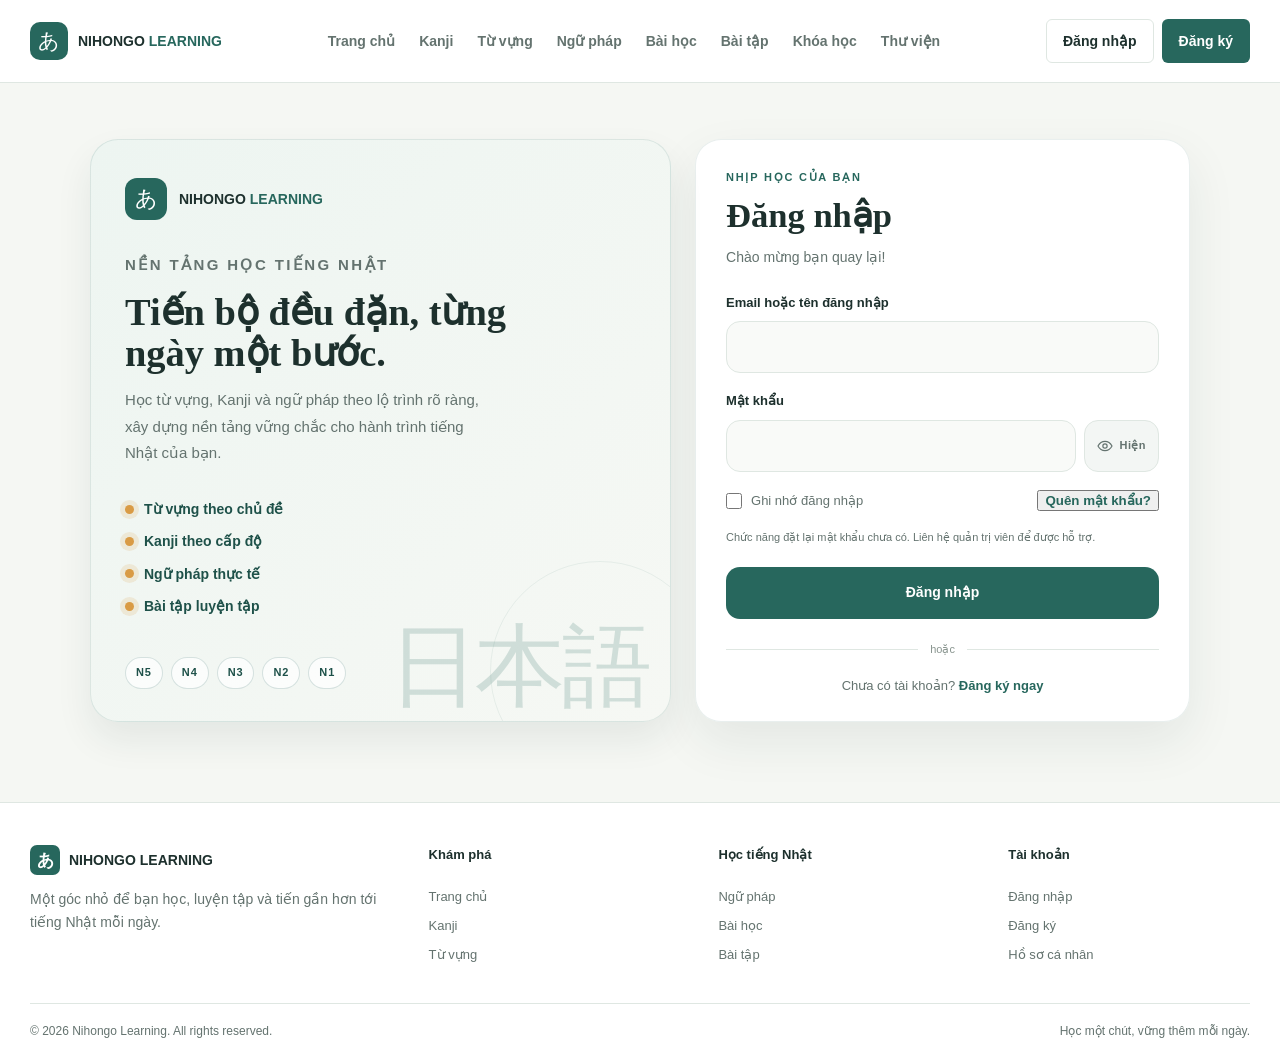
<file: pages/dashboard.html>
<!doctype html>
<html lang="vi">
  <head>
    <meta charset="utf-8" />
    <meta name="viewport" content="width=device-width, initial-scale=1" />
    <meta name="theme-color" content="#f5f7f3" />
    <title>Trang học của tôi | Nihongo Learning</title>
    <link rel="icon" href="data:image/svg+xml,%3Csvg xmlns='http://www.w3.org/2000/svg' viewBox='0 0 64 64'%3E%3Crect width='64' height='64' rx='14' fill='%2327675d'/%3E%3Ctext x='32' y='45' text-anchor='middle' font-size='42' fill='white'%3Eあ%3C/text%3E%3C/svg%3E" />
    <link rel="stylesheet" href="../css/style.css" />
    <link rel="stylesheet" href="../css/header.css" />
    <link rel="stylesheet" href="../css/components.css" />
    <link rel="stylesheet" href="../css/footer.css" />
    <link rel="stylesheet" href="../css/responsive.css" />
    <style>
      /* ── Dashboard layout ───────────────────────────────────────── */
      .dash-main {
        flex: 1;
        padding-block: 0 80px;
        background: var(--color-paper);
      }

      /* ── Hero chào mừng ─────────────────────────────────────────── */
      .dash-hero {
        padding-block: 40px 36px;
        background: linear-gradient(135deg, #204f47 0%, #27675d 100%);
        color: #fff;
      }

      .dash-hero-inner {
        display: flex;
        align-items: center;
        justify-content: space-between;
        gap: 32px;
        flex-wrap: wrap;
      }

      .dash-greeting {
        display: flex;
        align-items: center;
        gap: 18px;
      }

      .dash-avatar {
        display: grid;
        width: 60px;
        height: 60px;
        place-items: center;
        border-radius: 50%;
        background: rgba(255,255,255,0.15);
        color: #fff;
        font-family: var(--font-display);
        font-size: 26px;
        font-weight: 700;
        flex-shrink: 0;
        border: 2px solid rgba(255,255,255,0.3);
      }

      .dash-greeting-text p {
        margin: 0;
        color: rgba(255,255,255,0.72);
        font-size: 13px;
        font-weight: 600;
      }

      .dash-greeting-text h1 {
        margin: 4px 0 0;
        font-family: var(--font-display);
        font-size: 28px;
        font-weight: 600;
        line-height: 1.2;
        color: #fff;
      }

      .dash-streak {
        display: flex;
        align-items: center;
        gap: 10px;
        padding: 12px 20px;
        border-radius: 10px;
        background: rgba(255,255,255,0.1);
        border: 1px solid rgba(255,255,255,0.15);
      }

      .dash-streak-icon {
        font-size: 24px;
        line-height: 1;
      }

      .dash-streak-info strong {
        display: block;
        color: #e0bc78;
        font-family: var(--font-display);
        font-size: 22px;
        font-weight: 700;
        line-height: 1;
      }

      .dash-streak-info span {
        color: rgba(255,255,255,0.7);
        font-size: 11px;
        font-weight: 600;
      }

      /* ── Stat cards ─────────────────────────────────────────────── */
      .dash-stats {
        display: grid;
        grid-template-columns: repeat(4, 1fr);
        gap: 14px;
        margin-top: 28px;
      }

      .dash-stat-card {
        padding: 20px 20px 18px;
        border-radius: 10px;
        background: var(--color-surface);
        border: 1px solid var(--color-border);
        transition: box-shadow 160ms ease, transform 160ms ease;
      }

      .dash-stat-card:hover {
        transform: translateY(-2px);
        box-shadow: 0 8px 20px rgb(29 48 45 / 8%);
      }

      .dash-stat-label {
        display: flex;
        align-items: center;
        gap: 8px;
        color: var(--color-muted);
        font-size: 11px;
        font-weight: 800;
        margin-bottom: 10px;
      }

      .dash-stat-icon {
        display: grid;
        width: 28px;
        height: 28px;
        place-items: center;
        border-radius: 6px;
        font-family: var(--font-display);
        font-size: 14px;
        font-weight: 700;
        flex-shrink: 0;
      }

      .si-green  { background: #e7f0e9; color: var(--color-primary-dark); }
      .si-yellow { background: var(--color-yellow-soft); color: #8a5c1f; }
      .si-blue   { background: var(--color-blue-soft); color: #456473; }
      .si-red    { background: #fdf0ee; color: #a54338; }

      .dash-stat-value {
        display: block;
        font-family: var(--font-display);
        font-size: 32px;
        font-weight: 700;
        color: var(--color-ink);
        line-height: 1;
      }

      .dash-stat-sub {
        display: block;
        margin-top: 4px;
        color: var(--color-muted);
        font-size: 12px;
      }

      /* ── Các phần chính ─────────────────────────────────────────── */
      .dash-body {
        margin-top: 32px;
        display: grid;
        grid-template-columns: 1fr 320px;
        gap: 24px;
        align-items: start;
      }

      /* ── Section tiêu đề ────────────────────────────────────────── */
      .dash-section-title {
        display: flex;
        align-items: center;
        justify-content: space-between;
        gap: 16px;
        margin-bottom: 16px;
      }

      .dash-section-title h2 {
        margin: 0;
        font-family: var(--font-display);
        font-size: 20px;
        font-weight: 700;
      }

      .dash-section-title a {
        color: var(--color-primary);
        font-size: 12px;
        font-weight: 700;
      }

      .dash-section-title a:hover { text-decoration: underline; }

      /* ── Lưới khóa học / mục học ────────────────────────────────── */
      .dash-menu-grid {
        display: grid;
        grid-template-columns: repeat(3, 1fr);
        gap: 12px;
      }

      .dash-menu-card {
        display: flex;
        flex-direction: column;
        padding: 18px 18px 16px;
        border: 1px solid var(--color-border);
        border-radius: 10px;
        background: var(--color-surface);
        transition: border-color 150ms ease, box-shadow 150ms ease, transform 150ms ease;
        text-decoration: none;
      }

      .dash-menu-card:hover {
        transform: translateY(-3px);
        border-color: #aac5b8;
        box-shadow: 0 8px 20px rgb(29 48 45 / 8%);
      }

      .dash-menu-sym {
        display: grid;
        width: 40px;
        height: 40px;
        place-items: center;
        border-radius: 8px;
        font-family: var(--font-display);
        font-size: 20px;
        font-weight: 700;
        margin-bottom: 12px;
      }

      .sym-green  { background: #e7f0e9; color: var(--color-primary-dark); }
      .sym-yellow { background: var(--color-yellow-soft); color: #8a5c1f; }
      .sym-blue   { background: var(--color-blue-soft); color: #456473; }
      .sym-pink   { background: #fdeef0; color: #9e3d52; }

      .dash-menu-card h3 {
        margin: 0 0 4px;
        font-size: 14px;
        font-weight: 800;
        color: var(--color-ink);
      }

      .dash-menu-card p {
        margin: 0 0 auto;
        color: var(--color-muted);
        font-size: 12px;
        line-height: 1.5;
      }

      .dash-menu-arrow {
        display: inline-flex;
        align-items: center;
        gap: 5px;
        margin-top: 14px;
        color: var(--color-primary);
        font-size: 11px;
        font-weight: 800;
      }

      /* ── Sidebar phải ───────────────────────────────────────────── */
      .dash-sidebar {
        display: flex;
        flex-direction: column;
        gap: 16px;
      }

      .dash-widget {
        padding: 20px;
        border: 1px solid var(--color-border);
        border-radius: 10px;
        background: var(--color-surface);
      }

      .dash-widget-title {
        display: flex;
        align-items: center;
        gap: 8px;
        margin: 0 0 14px;
        font-size: 13px;
        font-weight: 800;
        color: var(--color-ink);
      }

      .dash-widget-icon {
        display: grid;
        width: 26px;
        height: 26px;
        place-items: center;
        border-radius: 5px;
        background: #e7f0e9;
        color: var(--color-primary-dark);
        font-family: var(--font-display);
        font-size: 13px;
      }

      /* tiến độ JLPT */
      .jlpt-list {
        display: flex;
        flex-direction: column;
        gap: 10px;
      }

      .jlpt-row {
        display: grid;
        grid-template-columns: 32px 1fr 36px;
        gap: 8px;
        align-items: center;
        font-size: 12px;
      }

      .jlpt-badge {
        display: grid;
        place-items: center;
        height: 24px;
        border-radius: 4px;
        background: #edf4f0;
        color: var(--color-primary-dark);
        font-size: 10px;
        font-weight: 900;
      }

      .jlpt-bar-wrap {
        height: 6px;
        border-radius: 3px;
        background: var(--color-border);
        overflow: hidden;
      }

      .jlpt-bar {
        height: 100%;
        border-radius: 3px;
        background: var(--color-primary);
        transition: width 600ms ease;
      }

      .jlpt-pct {
        color: var(--color-muted);
        font-size: 11px;
        font-weight: 700;
        text-align: right;
      }

      /* khóa học của tôi */
      .my-course-item {
        display: flex;
        align-items: center;
        gap: 12px;
        padding: 10px 0;
        border-bottom: 1px solid var(--color-border);
      }

      .my-course-item:last-child { border-bottom: none; padding-bottom: 0; }
      .my-course-item:first-child { padding-top: 0; }

      .my-course-badge {
        display: grid;
        width: 36px;
        height: 36px;
        place-items: center;
        border-radius: 6px;
        background: #e7f0e9;
        color: var(--color-primary-dark);
        font-size: 11px;
        font-weight: 900;
        flex-shrink: 0;
      }

      .my-course-info { flex: 1; min-width: 0; }

      .my-course-info strong {
        display: block;
        font-size: 13px;
        white-space: nowrap;
        overflow: hidden;
        text-overflow: ellipsis;
      }

      .my-course-info span {
        display: block;
        margin-top: 3px;
        color: var(--color-muted);
        font-size: 11px;
      }

      .my-course-status {
        font-size: 10px;
        font-weight: 800;
        padding: 3px 7px;
        border-radius: 4px;
        background: #e7f0e9;
        color: var(--color-primary-dark);
        white-space: nowrap;
        flex-shrink: 0;
      }

      /* panel quản trị */
      .dash-admin-banner {
        display: flex;
        align-items: center;
        justify-content: space-between;
        gap: 16px;
        padding: 18px 20px;
        border: 1px solid rgba(39,103,93,0.2);
        border-radius: 10px;
        background: linear-gradient(135deg, #f4faf8 0%, #edf5f1 100%);
      }

      .dash-admin-banner[hidden] { display: none; }

      .dash-admin-banner p {
        margin: 0;
        font-size: 13px;
        font-weight: 700;
        color: var(--color-primary-dark);
      }

      .dash-admin-banner span {
        display: block;
        margin-top: 3px;
        color: var(--color-muted);
        font-size: 12px;
        font-weight: 400;
      }

      /* Trạng thái đang tải */
      .dash-loading {
        text-align: center;
        padding: 24px;
        color: var(--color-muted);
        font-size: 13px;
      }

      /* ── Responsive ─────────────────────────────────────────────── */
      @media (max-width: 1024px) {
        .dash-stats { grid-template-columns: repeat(2, 1fr); }
        .dash-body  { grid-template-columns: 1fr; }
        .dash-menu-grid { grid-template-columns: repeat(3, 1fr); }
      }

      @media (max-width: 640px) {
        .dash-hero { padding-block: 28px 24px; }
        .dash-hero-inner { flex-direction: column; align-items: flex-start; gap: 16px; }
        .dash-stats { grid-template-columns: repeat(2, 1fr); gap: 10px; }
        .dash-menu-grid { grid-template-columns: repeat(2, 1fr); }
        .dash-greeting-text h1 { font-size: 22px; }
      }

      @media (max-width: 400px) {
        .dash-menu-grid { grid-template-columns: 1fr; }
        .dash-stats { grid-template-columns: 1fr; }
      }
    </style>
    <script src="../js/auth.js" defer></script>
    <script src="../js/nav-mobile.js" defer></script>
    <script src="../js/dashboard.js" defer></script>
  </head>
  <body
    data-require-login="true"
    data-login-href="auth/login.html"
    data-home-href="../index.html"
    data-dashboard-href="dashboard.html"
    data-admin-dashboard-href="admin/index.html"
  >
    <div class="site-shell">

      <!-- ── Header ───────────────────────────────────────────────── -->
      <header class="site-header">
        <div class="container header-inner">
          <a class="brand" href="../index.html" aria-label="Nihongo Learning - Trang chủ">
            <span class="brand-mark" aria-hidden="true">あ</span>
            <span class="brand-name">NIHONGO <span>LEARNING</span></span>
          </a>
          <nav class="site-navigation" aria-label="Điều hướng chính">
            <a class="navigation-link" href="../index.html">Trang chủ</a>
            <a class="navigation-link" href="kanji/index.html">Kanji</a>
            <a class="navigation-link" href="vocabulary/index.html">Từ vựng</a>
            <a class="navigation-link" href="grammar/index.html">Ngữ pháp</a>
            <a class="navigation-link" href="lessons/index.html">Bài học</a>
            <a class="navigation-link" href="exercises/index.html">Bài tập</a>
            <a class="navigation-link" href="training/index.html">Khóa học</a>
            <a class="navigation-link" href="resources/index.html">Thư viện</a>
          </nav>
          <div class="account-links" data-auth-ui
            data-login-href="auth/login.html"
            data-register-href="auth/register.html"
            data-dashboard-href="dashboard.html"
            data-admin-dashboard-href="admin/index.html"
            data-profile-href="auth/profile.html"
            data-home-href="../index.html">
          </div>
        </div>
      </header>

      <main id="main-content" class="dash-main">

        <!-- ── Hero chào mừng ──────────────────────────────────────── -->
        <section class="dash-hero" aria-label="Thông tin học viên">
          <div class="container">
            <div class="dash-hero-inner">
              <div class="dash-greeting">
                <div class="dash-avatar" id="dash-avatar" aria-hidden="true">学</div>
                <div class="dash-greeting-text">
                  <p id="dash-time-greeting">Chào mừng trở lại</p>
                  <h1>Xin chào, <span id="dash-user-name">bạn</span>!</h1>
                </div>
              </div>
              <div class="dash-streak" aria-label="Chuỗi ngày học">
                <span class="dash-streak-icon" aria-hidden="true">🔥</span>
                <div class="dash-streak-info">
                  <strong id="dash-streak-count">—</strong>
                  <span>ngày học liên tiếp</span>
                </div>
              </div>
            </div>

            <!-- Stat cards -->
            <div class="dash-stats" role="list" aria-label="Thống kê học tập">
              <div class="dash-stat-card" role="listitem">
                <div class="dash-stat-label">
                  <span class="dash-stat-icon si-green">学</span>
                  BÀI HỌC ĐÃ HOÀN THÀNH
                </div>
                <span class="dash-stat-value" id="stat-lessons">—</span>
                <span class="dash-stat-sub">bài học</span>
              </div>
              <div class="dash-stat-card" role="listitem">
                <div class="dash-stat-label">
                  <span class="dash-stat-icon si-yellow">語</span>
                  TỪ VỰNG ĐÃ HỌC
                </div>
                <span class="dash-stat-value" id="stat-vocab">—</span>
                <span class="dash-stat-sub">từ vựng</span>
              </div>
              <div class="dash-stat-card" role="listitem">
                <div class="dash-stat-label">
                  <span class="dash-stat-icon si-blue">漢</span>
                  KANJI ĐÃ NẮM
                </div>
                <span class="dash-stat-value" id="stat-kanji">—</span>
                <span class="dash-stat-sub">chữ Kanji</span>
              </div>
              <div class="dash-stat-card" role="listitem">
                <div class="dash-stat-label">
                  <span class="dash-stat-icon si-red">練</span>
                  BÀI TẬP ĐÃ LÀM
                </div>
                <span class="dash-stat-value" id="stat-exercises">—</span>
                <span class="dash-stat-sub">lượt luyện tập</span>
              </div>
            </div>
          </div>
        </section>

        <!-- ── Nội dung chính ──────────────────────────────────────── -->
        <div class="container dash-body">

          <!-- CỘT TRÁI: menu + khóa học -->
          <div>

            <!-- Banner quản trị (chỉ hiện với admin) -->
            <div class="dash-admin-banner" id="dash-admin-banner" hidden>
              <div>
                <p>Bảng điều khiển quản trị</p>
                <span>Quản lý người dùng, nội dung và thống kê hệ thống</span>
              </div>
              <a class="button button-primary" href="admin/index.html">Mở quản trị →</a>
            </div>

            <!-- Mục học -->
            <div style="margin-top: 28px;">
              <div class="dash-section-title">
                <h2>Mục học</h2>
                <a href="../index.html">Xem tất cả →</a>
              </div>
              <nav class="dash-menu-grid" aria-label="Các mục học">
                <a class="dash-menu-card" href="kanji/index.html">
                  <span class="dash-menu-sym sym-green" aria-hidden="true">漢</span>
                  <h3>Kanji</h3>
                  <p>Học chữ Hán theo cấp độ JLPT, âm đọc và ý nghĩa.</p>
                  <span class="dash-menu-arrow">Học ngay →</span>
                </a>
                <a class="dash-menu-card" href="vocabulary/index.html">
                  <span class="dash-menu-sym sym-yellow" aria-hidden="true">語</span>
                  <h3>Từ vựng</h3>
                  <p>Tra cứu và luyện từ vựng theo chủ đề.</p>
                  <span class="dash-menu-arrow">Học ngay →</span>
                </a>
                <a class="dash-menu-card" href="grammar/index.html">
                  <span class="dash-menu-sym sym-blue" aria-hidden="true">文</span>
                  <h3>Ngữ pháp</h3>
                  <p>Nắm cấu trúc câu và mẫu ngữ pháp.</p>
                  <span class="dash-menu-arrow">Học ngay →</span>
                </a>
                <a class="dash-menu-card" href="lessons/index.html">
                  <span class="dash-menu-sym sym-green" aria-hidden="true">学</span>
                  <h3>Bài học</h3>
                  <p>Lộ trình học từng cấp độ có video bài giảng.</p>
                  <span class="dash-menu-arrow">Học ngay →</span>
                </a>
                <a class="dash-menu-card" href="exercises/index.html">
                  <span class="dash-menu-sym sym-yellow" aria-hidden="true">練</span>
                  <h3>Bài tập</h3>
                  <p>Ôn lại và kiểm tra những gì đã học.</p>
                  <span class="dash-menu-arrow">Luyện tập →</span>
                </a>
                <a class="dash-menu-card" href="resources/index.html">
                  <span class="dash-menu-sym sym-blue" aria-hidden="true">本</span>
                  <h3>Thư viện</h3>
                  <p>Tài liệu PDF, DOCX hỗ trợ học tập.</p>
                  <span class="dash-menu-arrow">Xem tài liệu →</span>
                </a>
              </nav>
            </div>

            <!-- Khóa học đã đăng ký -->
            <div style="margin-top: 28px;">
              <div class="dash-section-title">
                <h2>Khóa học của tôi</h2>
                <a href="training/index.html">Xem tất cả →</a>
              </div>
              <div class="dash-widget" style="padding: 0 20px;">
                <div id="my-courses-list">
                  <div class="dash-loading">Đang tải khóa học…</div>
                </div>
              </div>
            </div>

          </div>

          <!-- CỘT PHẢI: sidebar -->
          <aside class="dash-sidebar" aria-label="Thông tin phụ">

            <!-- Tài khoản -->
            <div class="dash-widget">
              <h3 class="dash-widget-title">
                <span class="dash-widget-icon" aria-hidden="true">人</span>
                Tài khoản
              </h3>
              <div style="font-size:13px; color: var(--color-muted); margin-bottom:14px;" id="dash-account-info">
                Đang tải…
              </div>
              <div style="display:flex; gap:8px; flex-wrap:wrap;">
                <a class="button button-secondary" href="auth/profile.html" style="min-height:36px; font-size:12px; padding:6px 12px;">Chỉnh sửa hồ sơ</a>
              </div>
            </div>

            <!-- Tiến độ JLPT -->
            <div class="dash-widget">
              <h3 class="dash-widget-title">
                <span class="dash-widget-icon" aria-hidden="true">級</span>
                Tiến độ JLPT
              </h3>
              <div class="jlpt-list" aria-label="Tiến độ từng cấp JLPT">
                <div class="jlpt-row">
                  <span class="jlpt-badge">N5</span>
                  <div class="jlpt-bar-wrap"><div class="jlpt-bar" id="bar-n5" style="width:0%"></div></div>
                  <span class="jlpt-pct" id="pct-n5">—</span>
                </div>
                <div class="jlpt-row">
                  <span class="jlpt-badge">N4</span>
                  <div class="jlpt-bar-wrap"><div class="jlpt-bar" id="bar-n4" style="width:0%"></div></div>
                  <span class="jlpt-pct" id="pct-n4">—</span>
                </div>
                <div class="jlpt-row">
                  <span class="jlpt-badge">N3</span>
                  <div class="jlpt-bar-wrap"><div class="jlpt-bar" id="bar-n3" style="width:0%"></div></div>
                  <span class="jlpt-pct" id="pct-n3">—</span>
                </div>
                <div class="jlpt-row">
                  <span class="jlpt-badge">N2</span>
                  <div class="jlpt-bar-wrap"><div class="jlpt-bar" id="bar-n2" style="width:0%"></div></div>
                  <span class="jlpt-pct" id="pct-n2">—</span>
                </div>
                <div class="jlpt-row">
                  <span class="jlpt-badge">N1</span>
                  <div class="jlpt-bar-wrap"><div class="jlpt-bar" id="bar-n1" style="width:0%"></div></div>
                  <span class="jlpt-pct" id="pct-n1">—</span>
                </div>
              </div>
              <p style="margin:12px 0 0; font-size:11px; color:var(--color-muted);">Dựa trên số bài học đã hoàn thành theo từng cấp.</p>
            </div>

            <!-- Liên kết nhanh -->
            <div class="dash-widget">
              <h3 class="dash-widget-title">
                <span class="dash-widget-icon" aria-hidden="true">→</span>
                Liên kết nhanh
              </h3>
              <div style="display:flex; flex-direction:column; gap:8px;">
                <a href="training/index.html" class="button button-secondary" style="justify-content:flex-start; font-size:13px; min-height:40px;">🎓 Xem khóa học</a>
                <a href="exercises/index.html" class="button button-secondary" style="justify-content:flex-start; font-size:13px; min-height:40px;">✏️ Luyện tập ngay</a>
                <a href="resources/index.html" class="button button-secondary" style="justify-content:flex-start; font-size:13px; min-height:40px;">📚 Thư viện tài liệu</a>
                <a href="auth/profile.html"    class="button button-secondary" style="justify-content:flex-start; font-size:13px; min-height:40px;">👤 Hồ sơ cá nhân</a>
              </div>
            </div>

          </aside>
        </div>
      </main>

      <!-- ── Footer ───────────────────────────────────────────────── -->
      <footer class="site-footer">
        <div class="container">
          <div class="footer-main">
            <div class="footer-about">
              <a class="footer-brand" href="../index.html">
                <span class="brand-mark" aria-hidden="true">あ</span> NIHONGO LEARNING
              </a>
              <p>Một góc nhỏ để bạn học, luyện tập và tiến gần hơn tới tiếng Nhật mỗi ngày.</p>
            </div>
            <nav class="footer-navigation" aria-label="Điều hướng website">
              <h2>Khám phá</h2>
              <a href="../index.html">Trang chủ</a>
              <a href="kanji/index.html">Kanji</a>
              <a href="vocabulary/index.html">Từ vựng</a>
              <a href="training/index.html">Khóa học</a>
            </nav>
            <nav class="footer-navigation" aria-label="Học tiếng Nhật">
              <h2>Học tiếng Nhật</h2>
              <a href="grammar/index.html">Ngữ pháp</a>
              <a href="lessons/index.html">Bài học</a>
              <a href="exercises/index.html">Bài tập</a>
            </nav>
            <nav class="footer-navigation" aria-label="Tài khoản">
              <h2>Tài khoản</h2>
              <a href="dashboard.html" aria-current="page">Trang học của tôi</a>
              <a href="auth/profile.html">Hồ sơ cá nhân</a>
              <a href="../index.html" data-auth-logout>Đăng xuất</a>
            </nav>
          </div>
          <div class="footer-bottom">
            <p>© 2026 Nihongo Learning. All rights reserved.</p>
            <p>Học một chút, vững thêm mỗi ngày.</p>
          </div>
        </div>
      </footer>
    </div>
  </body>
</html>
</file>
<file: css/style.css>
:root {
  color-scheme: light;
  --color-ink: #1d302d;
  --color-muted: #64736f;
  --color-paper: #f5f7f3;
  --color-surface: #ffffff;
  --color-primary: #27675d;
  --color-primary-dark: #1e5149;
  --color-accent: #d99b45;
  --color-border: #dfe7e2;
  --color-blue-soft: #edf3f6;
  --color-yellow-soft: #f7f0e3;
  --font-body: "Trebuchet MS", "Avenir Next", sans-serif;
  --font-display: "Iowan Old Style", "Palatino Linotype", Georgia, serif;
  --space-section: 88px;
}

@media (prefers-reduced-motion: reduce) {
  *,
  *::before,
  *::after {
    scroll-behavior: auto !important;
    animation-duration: 0.01ms !important;
    animation-iteration-count: 1 !important;
    transition-duration: 0.01ms !important;
  }
}

*,
*::before,
*::after {
  box-sizing: border-box;
}

html {
  background: var(--color-paper);
  scroll-behavior: smooth;
}

body {
  min-height: 100vh;
  margin: 0;
  color: var(--color-ink);
  background: var(--color-paper);
  font-family: var(--font-body);
  font-size: 16px;
  line-height: 1.6;
  -webkit-font-smoothing: antialiased;
}

body,
a,
button {
  font-family: var(--font-body);
}

a {
  color: inherit;
  text-decoration: none;
}

a:focus-visible,
button:focus-visible {
  outline: 3px solid var(--color-accent);
  outline-offset: 3px;
}

.site-shell {
  display: flex;
  min-height: 100vh;
  flex-direction: column;
}

.container {
  width: min(100% - 48px, 1220px);
  margin-inline: auto;
}

.home-main {
  flex: 1;
}

.hero-section {
  padding-block: 70px 76px;
  border-bottom: 1px solid var(--color-border);
  background: #f0f4ef;
}

.hero-layout {
  display: grid;
  min-height: 390px;
  align-items: center;
  grid-template-columns: 1.08fr 0.92fr;
  gap: 72px;
}

.hero-copy {
  max-width: 610px;
  animation: rise-in 650ms cubic-bezier(.2, .7, .2, 1) both;
}

.eyebrow,
.section-kicker {
  margin: 0;
  color: var(--color-primary);
  font-size: 11px;
  font-weight: 800;
  line-height: 1.4;
}

.eyebrow {
  display: flex;
  align-items: center;
  gap: 10px;
  margin-bottom: 18px;
}

.eyebrow span {
  width: 8px;
  height: 8px;
  border-radius: 2px;
  background: var(--color-accent);
}

.hero-copy h1 {
  margin: 0;
  font-family: var(--font-display);
  font-size: 54px;
  font-weight: 600;
  line-height: 1.16;
}

.hero-lead {
  margin: 14px 0 0;
  color: var(--color-primary-dark);
  font-size: 19px;
  font-weight: 700;
}

.hero-description {
  max-width: 560px;
  margin: 12px 0 0;
  color: var(--color-muted);
  font-size: 16px;
  line-height: 1.75;
}

.hero-actions {
  display: flex;
  align-items: center;
  gap: 12px;
  margin-top: 26px;
}

.hero-footnote {
  display: flex;
  align-items: center;
  gap: 9px;
  margin: 28px 0 0;
  color: var(--color-muted);
  font-size: 13px;
}

.hero-footnote span {
  color: var(--color-accent);
  font-family: var(--font-display);
  font-size: 18px;
}

.learning-scene {
  position: relative;
  display: grid;
  min-height: 370px;
  align-content: center;
  justify-items: center;
  margin: 0;
  overflow: hidden;
  border: 1px solid #d5e1d9;
  border-radius: 8px;
  background-color: #e4ece6;
  background-image: linear-gradient(135deg, rgb(29 48 45 / 12%), rgb(29 48 45 / 4%)),
    url("https://images.unsplash.com/photo-1493976040374-85c8e12f0c0e?auto=format&fit=crop&w=1400&q=85");
  background-position: center;
  background-size: cover;
  animation: rise-in 750ms 100ms cubic-bezier(.2, .7, .2, 1) both;
}

@keyframes rise-in {
  from { opacity: 0; transform: translateY(14px); }
  to { opacity: 1; transform: translateY(0); }
}

.scene-caption {
  position: absolute;
  top: 22px;
  left: 24px;
  display: flex;
  width: calc(100% - 48px);
  justify-content: space-between;
  color: #596e65;
  font-size: 10px;
  font-weight: 800;
}

.scene-sheet {
  z-index: 1;
  width: 260px;
  min-height: 286px;
  padding: 20px 22px;
  border: 1px solid #e5e8e3;
  border-radius: 4px;
  background: #fffefa;
  box-shadow: 0 14px 28px rgb(29 48 45 / 12%);
  transform: rotate(-3deg);
}

.sheet-heading,
.sheet-reading,
.sheet-example {
  display: flex;
  align-items: center;
  justify-content: space-between;
}

.sheet-heading {
  color: var(--color-muted);
  font-size: 11px;
  font-weight: 700;
}

.sheet-level {
  padding: 3px 7px;
  border: 1px solid #d5e1d9;
  border-radius: 3px;
  color: var(--color-primary-dark);
  font-size: 9px;
}

.sheet-kanji {
  margin: 12px 0 4px;
  color: var(--color-primary-dark);
  font-family: var(--font-display);
  font-size: 112px;
  line-height: 1.1;
  text-align: center;
}

.sheet-reading {
  padding-bottom: 14px;
  border-bottom: 1px solid var(--color-border);
  color: var(--color-muted);
  font-size: 11px;
}

.sheet-reading span:first-child {
  color: var(--color-primary);
  font-weight: 700;
}

.sheet-rule {
  display: flex;
  gap: 5px;
  margin-top: 15px;
}

.sheet-rule span {
  height: 4px;
  border-radius: 2px;
  background: #dfe7e2;
}

.sheet-rule span:first-child {
  width: 44%;
  background: var(--color-accent);
}

.sheet-rule span:nth-child(2) {
  width: 28%;
}

.sheet-rule span:nth-child(3) {
  width: 16%;
}

.sheet-example {
  margin-top: 12px;
  color: var(--color-ink);
  font-size: 12px;
}

.sheet-example span {
  color: var(--color-muted);
  font-size: 10px;
}

.scene-note {
  position: absolute;
  z-index: 2;
  padding: 9px 12px;
  border: 1px solid #d7e2da;
  border-radius: 4px;
  color: #435a51;
  background: #f8faf7;
  font-size: 10px;
  font-weight: 700;
}

.scene-note-top {
  top: 100px;
  right: 28px;
  transform: rotate(4deg);
}

.scene-note-bottom {
  bottom: 42px;
  left: 28px;
  transform: rotate(-4deg);
}

.scene-note-bottom span {
  color: var(--color-primary);
}

.scene-index {
  position: absolute;
  right: 24px;
  bottom: 20px;
  color: #8ea69a;
  font-family: var(--font-display);
  font-size: 28px;
}

.section-block {
  padding-block: var(--space-section);
}

.section-heading {
  display: flex;
  align-items: end;
  justify-content: space-between;
  gap: 32px;
  margin-bottom: 30px;
}

.section-heading h2,
.guide-intro h2,
.cta-layout h2 {
  margin: 9px 0 0;
  font-family: var(--font-display);
  font-size: 34px;
  font-weight: 600;
  line-height: 1.2;
}

.section-summary {
  max-width: 330px;
  margin: 0 0 4px;
  color: var(--color-muted);
  font-size: 14px;
}

.feature-grid {
  display: grid;
  grid-template-columns: repeat(3, minmax(0, 1fr));
  gap: 16px;
}

.feature-card {
  display: flex;
  min-height: 228px;
  flex-direction: column;
  align-items: flex-start;
  padding: 22px 23px;
  border: 1px solid var(--color-border);
  border-radius: 6px;
  background: var(--color-surface);
  transition:
    border-color 160ms ease,
    box-shadow 160ms ease,
    transform 160ms ease;
}

.feature-card:hover {
  transform: translateY(-3px);
  border-color: #aac5b8;
  box-shadow: 0 10px 22px rgb(29 48 45 / 7%);
}

.feature-symbol {
  display: grid;
  width: 42px;
  height: 42px;
  place-items: center;
  border-radius: 5px;
  font-family: var(--font-display);
  font-size: 22px;
  font-weight: 700;
}

.symbol-kanji,
.symbol-lessons {
  color: var(--color-primary-dark);
  background: #e7f0e9;
}

.symbol-vocabulary,
.symbol-exercises {
  color: #8a5c1f;
  background: var(--color-yellow-soft);
}

.symbol-grammar {
  color: #456473;
  background: var(--color-blue-soft);
}

.feature-title {
  margin-top: 15px;
  font-size: 17px;
  font-weight: 800;
}

.feature-description {
  margin-top: 5px;
  color: var(--color-muted);
  font-size: 13px;
  line-height: 1.6;
}

.feature-link {
  display: flex;
  align-items: center;
  gap: 7px;
  margin-top: auto;
  padding-top: 16px;
  color: var(--color-primary);
  font-size: 12px;
  font-weight: 800;
}

.feature-link span,
.spotlight-card a span {
  font-size: 16px;
  line-height: 1;
  transition: transform 160ms ease;
}

.feature-card:hover .feature-link span,
.spotlight-card a:hover span {
  transform: translateX(3px);
}

.learning-guide {
  padding-block: 70px;
  color: #f8faf7;
  background: #204f47;
}

.guide-layout {
  display: grid;
  align-items: center;
  grid-template-columns: 0.9fr 1.4fr;
  gap: 82px;
}

.guide-intro .section-kicker,
.cta-layout .section-kicker {
  color: #dcb66f;
}

.guide-intro h2 {
  max-width: 410px;
  font-size: 32px;
}

.guide-intro > p:last-child {
  max-width: 420px;
  margin: 14px 0 0;
  color: #d2e0d9;
  font-size: 14px;
}

.guide-steps {
  display: grid;
  grid-template-columns: repeat(3, minmax(0, 1fr));
  gap: 24px;
}

.guide-step {
  min-height: 142px;
  padding-top: 15px;
  border-top: 1px solid #64847c;
}

.step-number {
  color: #e0bc78;
  font-size: 11px;
  font-weight: 800;
}

.guide-step h3 {
  margin: 20px 0 5px;
  color: #ffffff;
  font-size: 14px;
}

.guide-step p {
  margin: 0;
  color: #d2e0d9;
  font-size: 12px;
  line-height: 1.6;
}

.spotlight-section {
  background: #fbfcfa;
}

.spotlight-grid {
  display: grid;
  grid-template-columns: repeat(3, minmax(0, 1fr));
  gap: 16px;
}

.spotlight-card {
  display: flex;
  min-height: 270px;
  flex-direction: column;
  align-items: flex-start;
  padding: 22px 23px;
  border: 1px solid var(--color-border);
  border-radius: 6px;
  background: var(--color-surface);
}

.spotlight-type {
  margin: 0;
  color: var(--color-muted);
  font-size: 10px;
  font-weight: 800;
}

.spotlight-japanese {
  margin: 12px 0 0;
  color: var(--color-primary-dark);
  font-family: var(--font-display);
  font-size: 52px;
  line-height: 1.2;
}

.spotlight-word {
  font-size: 38px;
}

.spotlight-phrase {
  font-size: 30px;
}

.spotlight-card h3 {
  margin: 8px 0 0;
  font-size: 15px;
}

.spotlight-card > p:not(.spotlight-type, .spotlight-japanese) {
  margin: 5px 0 0;
  color: var(--color-muted);
  font-size: 12px;
}

.spotlight-card a {
  display: inline-flex;
  align-items: center;
  gap: 7px;
  margin-top: auto;
  padding-top: 18px;
  color: var(--color-primary);
  font-size: 12px;
  font-weight: 800;
}

/* ── Slideshow ngoại khóa tiếng Nhật ───────────────────────────────── */
.extracurricular-section {
  padding-block: var(--space-section);
  background: #f0f4ef;
  overflow: hidden;
}

.extracurricular-section .section-heading {
  margin-bottom: 36px;
}

.slideshow-track-wrap {
  position: relative;
}

.slideshow-track-wrap::before,
.slideshow-track-wrap::after {
  content: '';
  position: absolute;
  top: 0;
  bottom: 0;
  z-index: 2;
  width: 72px;
  pointer-events: none;
}

.slideshow-track-wrap::before {
  left: 0;
  background: linear-gradient(to right, #f0f4ef, transparent);
}

.slideshow-track-wrap::after {
  right: 0;
  background: linear-gradient(to left, #f0f4ef, transparent);
}

.slideshow-track {
  display: flex;
  gap: 18px;
  width: max-content;
  animation: slide-loop 42s linear infinite;
  will-change: transform;
}

.slideshow-track:hover {
  animation-play-state: paused;
}

@keyframes slide-loop {
  0%   { transform: translateX(0); }
  100% { transform: translateX(-50%); }
}

.slide-card {
  position: relative;
  flex-shrink: 0;
  width: 310px;
  height: 220px;
  border-radius: 10px;
  overflow: hidden;
  border: 1px solid #d5e1d9;
  box-shadow: 0 4px 16px rgb(29 48 45 / 8%);
  cursor: pointer;
  transition: transform 220ms ease, box-shadow 220ms ease;
}

.slide-card:hover {
  transform: translateY(-5px) scale(1.02);
  box-shadow: 0 12px 32px rgb(29 48 45 / 16%);
}

.slide-card img {
  width: 100%;
  height: 100%;
  object-fit: cover;
  display: block;
  transition: transform 400ms ease;
}

.slide-card:hover img {
  transform: scale(1.06);
}

.slide-card-caption {
  position: absolute;
  bottom: 0;
  left: 0;
  right: 0;
  padding: 28px 16px 14px;
  background: linear-gradient(to top, rgb(20 42 38 / 80%), transparent);
  color: #fff;
}

.slide-card-caption strong {
  display: block;
  font-size: 13px;
  font-weight: 800;
  line-height: 1.3;
}

.slide-card-caption span {
  display: block;
  margin-top: 3px;
  font-size: 11px;
  opacity: 0.78;
}

.slideshow-nav {
  display: flex;
  align-items: center;
  justify-content: center;
  gap: 12px;
  margin-top: 28px;
}

.slideshow-btn {
  display: grid;
  width: 40px;
  height: 40px;
  place-items: center;
  border: 1px solid var(--color-border);
  border-radius: 50%;
  background: var(--color-surface);
  color: var(--color-primary);
  cursor: pointer;
  transition: background 160ms ease, border-color 160ms ease, transform 160ms ease;
}

.slideshow-btn:hover {
  background: #e7f0e9;
  border-color: #aac5b8;
  transform: translateY(-1px);
}

.slideshow-dots {
  display: flex;
  gap: 6px;
}

.slideshow-dot {
  width: 7px;
  height: 7px;
  border-radius: 50%;
  background: #c4d4cb;
  transition: background 200ms ease, width 200ms ease;
  border: none;
  padding: 0;
  cursor: pointer;
}

.slideshow-dot.is-active {
  width: 20px;
  border-radius: 4px;
  background: var(--color-primary);
}

/* ── /Slideshow ─────────────────────────────────────────────────────── */

.final-cta {
  padding-block: 48px;
  color: #ffffff;
  background: #a86f32;
}

.cta-layout {
  display: flex;
  align-items: center;
  justify-content: space-between;
  gap: 40px;
}

.cta-layout .section-kicker {
  color: #fae6c3;
}

.cta-layout h2 {
  max-width: 680px;
  font-size: 30px;
}
</file>
<file: css/header.css>
.site-header {
  position: relative;
  z-index: 1;
  border-bottom: 1px solid var(--color-border);
  background: var(--color-surface);
}

.header-inner {
  display: grid;
  min-height: 82px;
  align-items: center;
  grid-template-columns: max-content minmax(0, 1fr) max-content;
  column-gap: 22px;
}

.brand {
  display: inline-flex;
  min-width: max-content;
  align-items: center;
  gap: 10px;
}

.brand-mark {
  display: grid;
  width: 38px;
  height: 38px;
  place-items: center;
  border-radius: 10px;
  color: var(--color-surface);
  background: var(--color-primary);
  font-family: var(--font-display);
  font-size: 21px;
  line-height: 1;
}

.brand-name {
  color: var(--color-ink);
  font-size: 14px;
  font-weight: 800;
  line-height: 1.2;
}

.brand-name span {
  color: var(--color-primary);
}

.site-navigation,
.account-links {
  display: flex;
  align-items: center;
}

.site-navigation {
  min-width: 0;
  justify-content: center;
  gap: 2px;
}

.navigation-link {
  position: relative;
  display: inline-flex;
  min-height: 42px;
  align-items: center;
  padding: 0 11px;
  border-radius: 6px;
  color: var(--color-muted);
  font-size: 14px;
  font-weight: 600;
  transition:
    color 160ms ease,
    background-color 160ms ease;
}

.navigation-link:hover,
.navigation-link.is-active {
  color: var(--color-primary-dark);
  background: #edf4f0;
}

.navigation-link:focus-visible {
  position: relative;
  z-index: 1;
}

.account-links {
  flex: 0 0 auto;
  gap: 8px;
}

.account-links[data-auth-state="logged-in"] {
  gap: 7px;
}

.account-greeting {
  max-width: 122px;
  overflow: hidden;
  color: var(--color-muted);
  font-size: 12px;
  font-weight: 700;
  text-overflow: ellipsis;
  white-space: nowrap;
}

.account-nav-link {
  color: var(--color-primary-dark);
  font-size: 12px;
  font-weight: 700;
  white-space: nowrap;
}

.account-nav-link:hover {
  color: var(--color-primary);
  text-decoration: underline;
}

.account-logout {
  min-height: 36px;
  padding: 7px 10px;
  font-size: 12px;
  white-space: nowrap;
}

/* ── Nút hamburger (ẩn mặc định trên desktop) ────────────────────── */
.nav-toggle {
  display: none;
  align-items: center;
  justify-content: center;
  width: 40px;
  height: 40px;
  padding: 0;
  border: 1px solid var(--color-border);
  border-radius: 7px;
  background: var(--color-surface);
  color: var(--color-ink);
  cursor: pointer;
  flex-shrink: 0;
  transition: background 160ms ease, border-color 160ms ease;
}

.nav-toggle:hover {
  background: #edf4f0;
  border-color: #aac5b8;
}

.nav-toggle[aria-expanded="true"] {
  background: #edf4f0;
  border-color: var(--color-primary);
  color: var(--color-primary);
}

/* Icon 3 gạch → X */
.nav-toggle-icon {
  position: relative;
  display: block;
  width: 18px;
  height: 2px;
  background: currentColor;
  border-radius: 2px;
  transition: background 220ms ease;
}

.nav-toggle-icon::before,
.nav-toggle-icon::after {
  content: '';
  position: absolute;
  left: 0;
  width: 18px;
  height: 2px;
  background: currentColor;
  border-radius: 2px;
  transition: transform 220ms ease, top 220ms ease;
}

.nav-toggle-icon::before { top: -6px; }
.nav-toggle-icon::after  { top:  6px; }

.nav-toggle[aria-expanded="true"] .nav-toggle-icon {
  background: transparent;
}

.nav-toggle[aria-expanded="true"] .nav-toggle-icon::before {
  top: 0;
  transform: rotate(45deg);
}

.nav-toggle[aria-expanded="true"] .nav-toggle-icon::after {
  top: 0;
  transform: rotate(-45deg);
}

/* Đảm bảo .site-header không clip dropdown */
.site-header {
  overflow: visible;
}
</file>
<file: css/components.css>
.breadcrumb {
  display: flex;
  align-items: center;
  gap: 9px;
  margin-bottom: 25px;
  color: var(--color-muted);
  font-size: 12px;
}

.breadcrumb a:hover {
  color: var(--color-primary);
}

.control-label {
  margin: 0 0 10px;
  color: var(--color-muted);
  font-size: 10px;
  font-weight: 800;
}

.visually-hidden {
  position: absolute;
  width: 1px;
  height: 1px;
  padding: 0;
  overflow: hidden;
  clip: rect(0, 0, 0, 0);
  white-space: nowrap;
  border: 0;
}

.button {
  display: inline-flex;
  min-height: 44px;
  align-items: center;
  justify-content: center;
  gap: 9px;
  padding: 9px 16px;
  border: 1px solid transparent;
  border-radius: 6px;
  font-size: 14px;
  font-weight: 700;
  line-height: 1.2;
  text-align: center;
  transition:
    color 160ms ease,
    background-color 160ms ease,
    border-color 160ms ease,
    transform 160ms ease;
}

[hidden] {
  display: none !important;
}

.button:hover {
  transform: translateY(-1px);
}

.button-login,
.button-secondary {
  border-color: var(--color-border);
  color: var(--color-ink);
  background: var(--color-surface);
}

.button-login:hover,
.button-secondary:hover {
  border-color: var(--color-primary);
  color: var(--color-primary-dark);
  background: #f4f8f5;
}

.button-register,
.button-primary {
  color: var(--color-surface);
  background: var(--color-primary);
}

.button-register:hover,
.button-primary:hover {
  background: var(--color-primary-dark);
}

.button-primary {
  min-height: 44px;
  padding-inline: 20px;
}

.button-primary span,
.button-light span {
  font-size: 18px;
  line-height: 1;
}

.button-light {
  min-width: 190px;
  min-height: 44px;
  color: var(--color-ink);
  background: #fffefa;
}

.button-light:hover {
  background: #f7f0e3;
}
</file>
<file: css/footer.css>
.site-footer {
  border-top: 1px solid var(--color-border);
  background: var(--color-surface);
}

.footer-main {
  display: grid;
  grid-template-columns: 1.45fr repeat(3, 1fr);
  gap: 48px;
  padding-block: 42px 38px;
}

.footer-brand {
  display: inline-flex;
  align-items: center;
  gap: 9px;
  color: var(--color-ink);
  font-size: 14px;
  font-weight: 800;
}

.footer-brand .brand-mark {
  width: 30px;
  height: 30px;
  border-radius: 7px;
  font-size: 17px;
}

.footer-about p {
  max-width: 360px;
  margin: 13px 0 0;
  color: var(--color-muted);
  font-size: 14px;
}

.footer-navigation h2 {
  margin: 0 0 13px;
  color: var(--color-ink);
  font-size: 13px;
  font-weight: 700;
}

.footer-navigation {
  display: flex;
  flex-direction: column;
  align-items: flex-start;
  gap: 8px;
}

.footer-navigation a {
  color: var(--color-muted);
  font-size: 13px;
  transition: color 160ms ease;
}

.footer-navigation a:hover {
  color: var(--color-primary);
}

.footer-bottom {
  display: flex;
  min-height: 56px;
  align-items: center;
  justify-content: space-between;
  gap: 16px;
  border-top: 1px solid var(--color-border);
  color: var(--color-muted);
  font-size: 12px;
}

.footer-bottom p {
  margin: 0;
}
</file>
<file: css/responsive.css>
@media (prefers-reduced-motion: reduce) {
  *,
  *::before,
  *::after {
    scroll-behavior: auto !important;
    transition-duration: 0.01ms !important;
  }
}

/* ── 1120px — thu nhỏ nav links ───────────────────────────────────── */
@media (max-width: 1120px) {
  .header-inner {
    grid-template-columns: max-content minmax(0, 1fr) max-content;
    column-gap: 10px;
  }

  .navigation-link {
    padding-inline: 7px;
    font-size: 12px;
  }

  .account-greeting {
    display: none;
  }
}

.nav-toggle {
  display: none;
  width: 40px;
  height: 40px;
  flex: 0 0 40px;
  align-items: center;
  justify-content: center;
  padding: 0;
  border: 1px solid var(--color-border);
  border-radius: 7px;
  color: var(--color-ink);
  background: var(--color-surface);
  cursor: pointer;
}

.nav-toggle:hover,
.nav-toggle[aria-expanded="true"] {
  border-color: var(--color-primary);
  color: var(--color-primary-dark);
  background: #edf4f0;
}

.nav-toggle-icon,
.nav-toggle-icon::before,
.nav-toggle-icon::after {
  display: block;
  width: 18px;
  height: 2px;
  border-radius: 2px;
  background: currentColor;
}

.nav-toggle-icon {
  position: relative;
}

.nav-toggle-icon::before,
.nav-toggle-icon::after {
  position: absolute;
  left: 0;
  content: "";
  transition: top 160ms ease, transform 160ms ease;
}

.nav-toggle-icon::before {
  top: -6px;
}

.nav-toggle-icon::after {
  top: 6px;
}

.nav-toggle[aria-expanded="true"] .nav-toggle-icon {
  background: transparent;
}

.nav-toggle[aria-expanded="true"] .nav-toggle-icon::before {
  top: 0;
  transform: rotate(45deg);
}

.nav-toggle[aria-expanded="true"] .nav-toggle-icon::after {
  top: 0;
  transform: rotate(-45deg);
}

/* ── Mobile nav — dùng class inject bởi nav-mobile.js ─────────────── *
 * html.nav-mobile-active có specificity cao hơn class đơn,
 * không cần !important, không bị override bởi CSS trang con.         */

html.nav-mobile-active .header-inner {
  position: relative;
  display: flex;
  min-height: 66px;
  align-items: center;
  justify-content: space-between;
  gap: 10px;
  padding-block: 0;
}

html.nav-mobile-active .nav-toggle {
  display: flex;
  order: 3;
}

html.nav-mobile-active .account-links {
  order: 2;
  flex-shrink: 0;
  gap: 6px;
}

html.nav-mobile-active .account-links .button {
  min-height: 36px;
  padding: 6px 10px;
  font-size: 12px;
}

/* Nav ẩn mặc định — dropdown khi .is-open */
html.nav-mobile-active .site-navigation {
  position: absolute;
  top: 100%;
  left: -1px;
  right: -1px;
  z-index: 999;
  display: flex;
  flex-direction: column;
  align-items: stretch;
  gap: 2px;
  padding: 10px 12px 16px;
  border-top: 1px solid var(--color-border);
  border-bottom: 2px solid var(--color-primary);
  background: var(--color-surface);
  box-shadow: 0 10px 32px rgb(29 48 45 / 12%);
  min-width: 0;
  visibility: hidden;
  opacity: 0;
  pointer-events: none;
  transform: translateY(-8px);
  transition: opacity 200ms ease, transform 200ms ease;
}

html.nav-mobile-active .site-navigation.is-open {
  visibility: visible;
  opacity: 1;
  pointer-events: auto;
  transform: translateY(0);
}

@media (prefers-reduced-motion: reduce) {
  html.nav-mobile-active .site-navigation,
  html.nav-mobile-active .nav-toggle-icon::before,
  html.nav-mobile-active .nav-toggle-icon::after {
    transition: none;
  }
}

html.nav-mobile-active .navigation-link {
  min-height: 44px;
  padding: 10px 14px;
  font-size: 14px;
  border-radius: 6px;
  justify-content: flex-start;
}

/* ── Breakpoints layout trang ──────────────────────────────────────── */
@media (max-width: 920px) {
  .kanji-grid {
    grid-template-columns: repeat(3, minmax(0, 1fr));
  }

  .hero-layout {
    grid-template-columns: 1fr 0.9fr;
    gap: 34px;
  }

  .hero-copy h1 {
    font-size: 44px;
  }

  .feature-grid,
  .spotlight-grid {
    grid-template-columns: repeat(2, minmax(0, 1fr));
  }

  .guide-layout {
    grid-template-columns: 1fr;
    gap: 34px;
  }

  .footer-main {
    grid-template-columns: repeat(2, minmax(0, 1fr));
    gap: 32px;
  }
}

@media (max-width: 640px) {
  .container {
    width: min(100% - 32px, 1220px);
  }

  .header-inner {
    min-height: auto;
  }

  .brand-name {
    font-size: 12px;
  }

  .account-links {
    gap: 5px;
  }

  .account-links .button {
    min-height: 36px;
    padding: 6px 9px;
    font-size: 11px;
  }

  .account-links .account-nav-link {
    font-size: 11px;
  }

  .account-logout {
    min-height: 32px !important;
    padding: 5px 8px !important;
  }

  .hero-section {
    padding-block: 42px 48px;
  }

  .hero-layout {
    min-height: 0;
    grid-template-columns: 1fr;
    gap: 28px;
  }

  .hero-copy h1 {
    font-size: clamp(35px, 10vw, 46px);
  }

  .hero-lead {
    font-size: 17px;
  }

  .hero-actions,
  .cta-layout .hero-actions {
    align-items: stretch;
    flex-direction: column;
  }

  .hero-actions .button {
    width: 100%;
  }

  .learning-scene {
    min-height: 320px;
  }

  .scene-sheet {
    width: 220px;
    min-height: 260px;
  }

  .sheet-kanji {
    font-size: 94px;
  }

  .section-block {
    padding-block: 56px;
  }

  .section-heading {
    align-items: flex-start;
    flex-direction: column;
    gap: 12px;
    margin-bottom: 22px;
  }

  .section-heading h2,
  .guide-intro h2,
  .cta-layout h2 {
    font-size: 28px;
  }

  .feature-grid,
  .spotlight-grid,
  .guide-steps {
    grid-template-columns: 1fr;
  }

  .feature-card {
    min-height: 205px;
  }

  .guide-steps {
    gap: 18px;
  }

  .guide-step {
    min-height: 115px;
  }

  .guide-step h3 {
    margin-top: 12px;
  }

  .spotlight-card {
    min-height: 240px;
  }

  .cta-layout {
    align-items: stretch;
    flex-direction: column;
    gap: 20px;
  }

  .final-cta {
    padding-block: 38px;
  }

  .footer-main {
    grid-template-columns: 1fr 1fr;
    gap: 28px 20px;
  }

  .footer-about {
    grid-column: 1 / -1;
  }

  .footer-bottom {
    align-items: flex-start;
    flex-direction: column;
    justify-content: center;
    padding-block: 14px;
  }

  .payment-result-actions .button {
    width: 100%;
  }

  .kanji-heading-row,
  .kanji-level-row,
  .kanji-toolbar,
  .kanji-results-heading {
    align-items: stretch;
    flex-direction: column;
  }

  .kanji-heading-row {
    gap: 18px;
  }

  .kanji-heading-row h1 {
    font-size: 34px;
  }

  .kanji-level-row {
    gap: 12px;
  }

  .level-selector {
    flex-wrap: wrap;
  }

  .kanji-toolbar {
    gap: 14px;
    padding: 14px;
  }

  .kanji-search,
  .kanji-filters {
    width: 100%;
    min-width: 0;
  }

  .kanji-search input {
    min-width: 0;
  }

  .kanji-filters {
    align-items: stretch;
    flex-wrap: wrap;
  }

  .kanji-filters label {
    flex: 1 1 145px;
  }

  .kanji-filters select {
    width: 100%;
    min-width: 0;
  }

  .kanji-grid {
    grid-template-columns: repeat(2, minmax(0, 1fr));
  }

  .kanji-card {
    min-width: 0;
    padding-inline: 8px;
  }
}

@media (max-width: 390px) {
  html.nav-mobile-active .header-inner {
    min-height: auto;
    flex-wrap: wrap;
    padding-block: 8px;
  }

  html.nav-mobile-active .account-links {
    flex: 1 0 100%;
    order: 4;
    justify-content: flex-end;
  }

  .brand-name {
    max-width: 92px;
    overflow-wrap: anywhere;
    font-size: 10px;
  }

  .brand-mark {
    width: 34px;
    height: 34px;
  }
}
</file>
<file: css/auth.css>
.auth-main {
  display: flex;
  flex: 1;
  align-items: center;
  justify-content: center;
  padding: 56px 24px 80px;
}

.auth-layout {
  display: grid;
  width: min(100%, 1100px);
  grid-template-columns: minmax(0, 1.08fr) minmax(0, 0.92fr);
  gap: 24px;
  align-items: stretch;
}

.auth-spotlight {
  position: relative;
  overflow: hidden;
  padding: 38px 34px 32px;
  border: 1px solid rgba(39, 103, 93, 0.12);
  border-radius: 28px;
  background: linear-gradient(135deg, #edf5f1 0%, #f6f8f4 100%);
  box-shadow: 0 18px 36px rgb(29 48 45 / 8%);
}

.auth-spotlight::before {
  position: absolute;
  right: -40px;
  bottom: -60px;
  width: 220px;
  height: 220px;
  border: 1px solid rgba(39, 103, 93, 0.08);
  border-radius: 50%;
  content: "";
}

.auth-spotlight-inner {
  position: relative;
  z-index: 1;
  display: flex;
  flex-direction: column;
  height: 100%;
  justify-content: space-between;
  gap: 26px;
}

.auth-brand {
  display: inline-flex;
  align-items: center;
  gap: 12px;
  width: fit-content;
}

.auth-brand .brand-mark {
  width: 42px;
  height: 42px;
  border-radius: 12px;
  font-size: 22px;
}

.auth-brand .brand-name {
  font-size: 14px;
}

.auth-branding-copy {
  max-width: 440px;
}

.auth-branding-copy .section-kicker {
  margin: 0 0 14px;
  letter-spacing: 0.16em;
}

.auth-branding-copy h2 {
  margin: 0;
  color: var(--color-ink);
  font-family: var(--font-display);
  font-size: clamp(2.2rem, 3vw, 3.5rem);
  font-weight: 600;
  line-height: 1.06;
}

.auth-branding-copy p {
  max-width: 360px;
  margin: 14px 0 0;
  color: var(--color-muted);
  font-size: 15px;
  line-height: 1.75;
}

.auth-benefits {
  display: grid;
  gap: 10px;
  margin: 0;
  padding: 0;
  list-style: none;
}

.auth-benefits li {
  display: flex;
  align-items: center;
  gap: 10px;
  color: var(--color-primary-dark);
  font-size: 14px;
  font-weight: 700;
}

.auth-benefits li::before {
  width: 9px;
  height: 9px;
  flex: 0 0 auto;
  border-radius: 50%;
  background: var(--color-accent);
  box-shadow: 0 0 0 5px rgb(217 155 69 / 16%);
  content: "";
}

.auth-journey {
  display: flex;
  flex-wrap: wrap;
  gap: 8px;
  margin-top: 8px;
}

.auth-journey span {
  display: inline-flex;
  min-height: 32px;
  align-items: center;
  padding: 0 10px;
  border: 1px solid rgba(39, 103, 93, 0.18);
  border-radius: 999px;
  color: var(--color-primary-dark);
  background: rgba(255, 255, 255, 0.7);
  font-size: 11px;
  font-weight: 800;
  letter-spacing: 0.08em;
}

.auth-ornament {
  position: absolute;
  right: 22px;
  bottom: 18px;
  color: rgba(39, 103, 93, 0.18);
  font-family: var(--font-display);
  font-size: clamp(4rem, 7vw, 7rem);
  line-height: 0.82;
  letter-spacing: -0.04em;
  user-select: none;
}

.auth-card {
  width: min(100%, 500px);
  margin: auto;
  padding: 30px 30px 24px;
  border: 1px solid rgba(39, 103, 93, 0.1);
  border-radius: 26px;
  background: rgba(255, 255, 255, 0.94);
  box-shadow: 0 20px 50px rgb(29 48 45 / 8%);
}

.auth-card-wide {
  width: min(100%, 720px);
}

.auth-heading {
  margin-bottom: 24px;
  text-align: left;
}

.auth-heading .section-kicker {
  margin: 0 0 10px;
  letter-spacing: 0.16em;
}

.auth-heading h1 {
  margin: 0;
  color: var(--color-ink);
  font-family: var(--font-display);
  font-size: clamp(2.1rem, 2.7vw, 3rem);
  font-weight: 600;
  line-height: 1.18;
}

.auth-heading p:last-child {
  margin: 10px 0 0;
  color: var(--color-muted);
  font-size: 14px;
}

.auth-form {
  display: grid;
  gap: 18px;
}

.auth-field {
  display: grid;
  gap: 8px;
}

.auth-field > label,
.auth-label {
  color: var(--color-ink);
  font-size: 13px;
  font-weight: 700;
}

.auth-input,
.password-input {
  width: 100%;
  min-height: 52px;
  padding: 12px 14px;
  border: 1px solid var(--color-border);
  border-radius: 14px;
  color: var(--color-ink);
  background: #f9faf8;
  font: inherit;
  font-size: 15px;
  transition:
    border-color 180ms ease,
    box-shadow 180ms ease,
    background-color 180ms ease;
}

.auth-input::placeholder,
.password-input::placeholder {
  color: #8c9b95;
}

.auth-input:focus,
.password-input:focus {
  border-color: var(--color-primary);
  outline: none;
  background: var(--color-surface);
  box-shadow: 0 0 0 4px rgb(39 103 93 / 8%);
}

.auth-input[aria-invalid="true"],
.password-input[aria-invalid="true"] {
  border-color: #b55347;
  box-shadow: 0 0 0 4px rgb(181 83 71 / 8%);
}

.password-control {
  display: grid;
  grid-template-columns: minmax(0, 1fr) auto;
  gap: 8px;
}

.password-toggle {
  display: inline-flex;
  min-width: 74px;
  align-items: center;
  justify-content: center;
  gap: 7px;
  padding: 0 12px;
  border: 1px solid var(--color-border);
  border-radius: 14px;
  color: var(--color-muted);
  background: #f3f6f4;
  cursor: pointer;
  font: inherit;
  font-size: 11px;
  font-weight: 800;
  letter-spacing: 0.04em;
  transition:
    border-color 160ms ease,
    color 160ms ease,
    background-color 160ms ease,
    transform 160ms ease;
}

.password-toggle:hover {
  border-color: var(--color-primary);
  color: var(--color-primary-dark);
  background: #edf4f2;
}

.password-toggle:active {
  transform: translateY(0);
}

.password-toggle-icon {
  display: inline-flex;
  width: 16px;
  height: 16px;
  align-items: center;
  justify-content: center;
}

.password-toggle-icon svg {
  width: 16px;
  height: 16px;
  stroke: currentColor;
  stroke-linecap: round;
  stroke-linejoin: round;
  stroke-width: 1.8;
  fill: none;
}

.field-error {
  min-height: 0;
  color: #a54338;
  font-size: 12px;
}

.field-error:empty {
  display: none;
}

.auth-placeholder-note {
  margin: 0;
  color: var(--color-muted);
  font-size: 11px;
}

.auth-options {
  display: flex;
  align-items: center;
  justify-content: space-between;
  gap: 18px;
  font-size: 13px;
}

.auth-checkbox {
  display: inline-flex;
  align-items: flex-start;
  gap: 9px;
  color: var(--color-muted);
  font-size: 13px;
  line-height: 1.5;
}

.auth-checkbox input {
  width: 16px;
  height: 16px;
  flex: 0 0 auto;
  margin: 2px 0 0;
  accent-color: var(--color-primary);
}

.auth-checkbox[aria-invalid="true"] {
  color: #a54338;
}

.auth-checkbox a,
.auth-inline-link,
.forgot-link {
  color: var(--color-primary);
  font-weight: 700;
}

.auth-checkbox a:hover,
.auth-inline-link:hover,
.forgot-link:hover {
  color: var(--color-primary-dark);
  text-decoration: underline;
}

.auth-submit {
  width: 100%;
  min-height: 52px;
  margin-top: 2px;
  border-radius: 14px;
  cursor: pointer;
}

.auth-submit:disabled {
  cursor: wait;
  opacity: 0.7;
}

.form-notice {
  margin: 0;
  padding: 0;
  border-radius: 10px;
  font-size: 13px;
}

.form-notice:empty {
  display: none;
}

.form-notice.is-error,
.form-notice.is-success {
  padding: 10px 12px;
}

.form-notice.is-error {
  border: 1px solid #ebc8c2;
  color: #8d342b;
  background: #fff5f2;
}

.form-notice.is-success {
  border: 1px solid #c9dfd2;
  color: #245f43;
  background: #f0f8f2;
}

.auth-divider {
  display: flex;
  align-items: center;
  gap: 12px;
  margin: 22px 0 18px;
  color: #89958f;
  font-size: 11px;
}

.auth-divider::before,
.auth-divider::after {
  height: 1px;
  flex: 1;
  background: var(--color-border);
  content: "";
}

.auth-switch,
.auth-security-note {
  margin: 0;
  color: var(--color-muted);
  font-size: 13px;
  text-align: center;
}

.auth-security-note {
  margin-top: 18px;
  line-height: 1.65;
}

@media (max-width: 900px) {
  .auth-layout {
    grid-template-columns: 1fr;
  }

  .auth-spotlight {
    min-height: 280px;
  }

  .auth-card {
    width: min(100%, 560px);
  }
}

.auth-security-note {
  margin: 24px 0 0;
  padding-top: 14px;
  border-top: 1px solid var(--color-border);
  color: var(--color-muted);
  font-size: 11px;
  line-height: 1.55;
  text-align: center;
}

.auth-back-link {
  display: inline-flex;
  margin-bottom: 24px;
  color: var(--color-muted);
  font-size: 12px;
}

.auth-back-link:hover {
  color: var(--color-primary);
}

.profile-summary-grid {
  display: grid;
  grid-template-columns: repeat(2, minmax(0, 1fr));
  gap: 12px;
  margin: 0 0 24px;
}

.profile-detail {
  min-height: 76px;
  padding: 13px 15px;
  border: 1px solid var(--color-border);
  border-radius: 5px;
  background: #fbfcfa;
}

.profile-detail dt {
  color: var(--color-muted);
  font-size: 11px;
  font-weight: 700;
}

.profile-detail dd {
  margin: 5px 0 0;
  color: var(--color-ink);
  font-size: 14px;
  font-weight: 700;
  overflow-wrap: anywhere;
}

.profile-actions {
  display: flex;
  align-items: center;
  gap: 10px;
}

.profile-edit-form {
  display: grid;
  gap: 15px;
  margin-top: 20px;
  padding-top: 20px;
  border-top: 1px solid var(--color-border);
}

.profile-edit-form[hidden] {
  display: none;
}

.profile-edit-actions {
  display: flex;
  gap: 10px;
}

.dashboard-main {
  flex: 1;
  padding-block: 56px 88px;
}

.dashboard-welcome {
  padding: 32px 36px;
  border: 1px solid #d5e1d9;
  border-radius: 7px;
  background: #f0f4ef;
}

.dashboard-welcome h1 {
  margin: 8px 0 0;
  color: var(--color-ink);
  font-family: var(--font-display);
  font-size: 38px;
  font-weight: 600;
  line-height: 1.2;
}

.dashboard-welcome p:last-child {
  margin: 10px 0 0;
  color: var(--color-muted);
  font-size: 15px;
}

.dashboard-section-heading {
  display: flex;
  align-items: end;
  justify-content: space-between;
  gap: 24px;
  margin: 38px 0 18px;
}

.dashboard-section-heading h2 {
  margin: 7px 0 0;
  font-family: var(--font-display);
  font-size: 26px;
  font-weight: 600;
}

.dashboard-section-heading p {
  margin: 0;
  color: var(--color-muted);
  font-size: 12px;
}

.dashboard-grid {
  display: grid;
  grid-template-columns: repeat(3, minmax(0, 1fr));
  gap: 15px;
}

.admin-quick-panel {
  margin-top: 28px;
  padding: 22px 24px;
  border: 1px solid rgba(39, 103, 93, 0.14);
  border-radius: 12px;
  background: linear-gradient(135deg, #f4faf8 0%, #edf3f1 100%);
  box-shadow: 0 12px 26px rgb(29 48 45 / 4%);
}

.admin-quick-panel[hidden] {
  display: none;
}

.dashboard-card {
  display: flex;
  min-height: 168px;
  flex-direction: column;
  align-items: flex-start;
  padding: 20px 22px;
  border: 1px solid var(--color-border);
  border-radius: 6px;
  background: var(--color-surface);
  transition:
    border-color 150ms ease,
    box-shadow 150ms ease,
    transform 150ms ease;
}

.dashboard-card:hover {
  transform: translateY(-2px);
  border-color: #aac5b8;
  box-shadow: 0 8px 18px rgb(29 48 45 / 7%);
}

.dashboard-card-symbol {
  display: grid;
  width: 38px;
  height: 38px;
  place-items: center;
  border-radius: 5px;
  color: var(--color-primary-dark);
  background: #edf4f0;
  font-family: var(--font-display);
  font-size: 19px;
}

.dashboard-card h3 {
  margin: 12px 0 0;
  font-size: 15px;
}

.dashboard-card p {
  margin: 5px 0 0;
  color: var(--color-muted);
  font-size: 12px;
}

.dashboard-card-link {
  margin-top: auto;
  padding-top: 12px;
  color: var(--color-primary);
  font-size: 11px;
  font-weight: 800;
}

.dashboard-progress {
  display: flex;
  min-height: 62px;
  align-items: center;
  justify-content: space-between;
  gap: 24px;
  margin-top: 18px;
  padding: 15px 20px;
  border: 1px solid var(--color-border);
  border-radius: 5px;
  background: var(--color-surface);
}

.dashboard-progress strong {
  color: var(--color-primary-dark);
  font-family: var(--font-display);
  font-size: 22px;
}

.dashboard-progress span {
  color: var(--color-muted);
  font-size: 12px;
}
</file>
